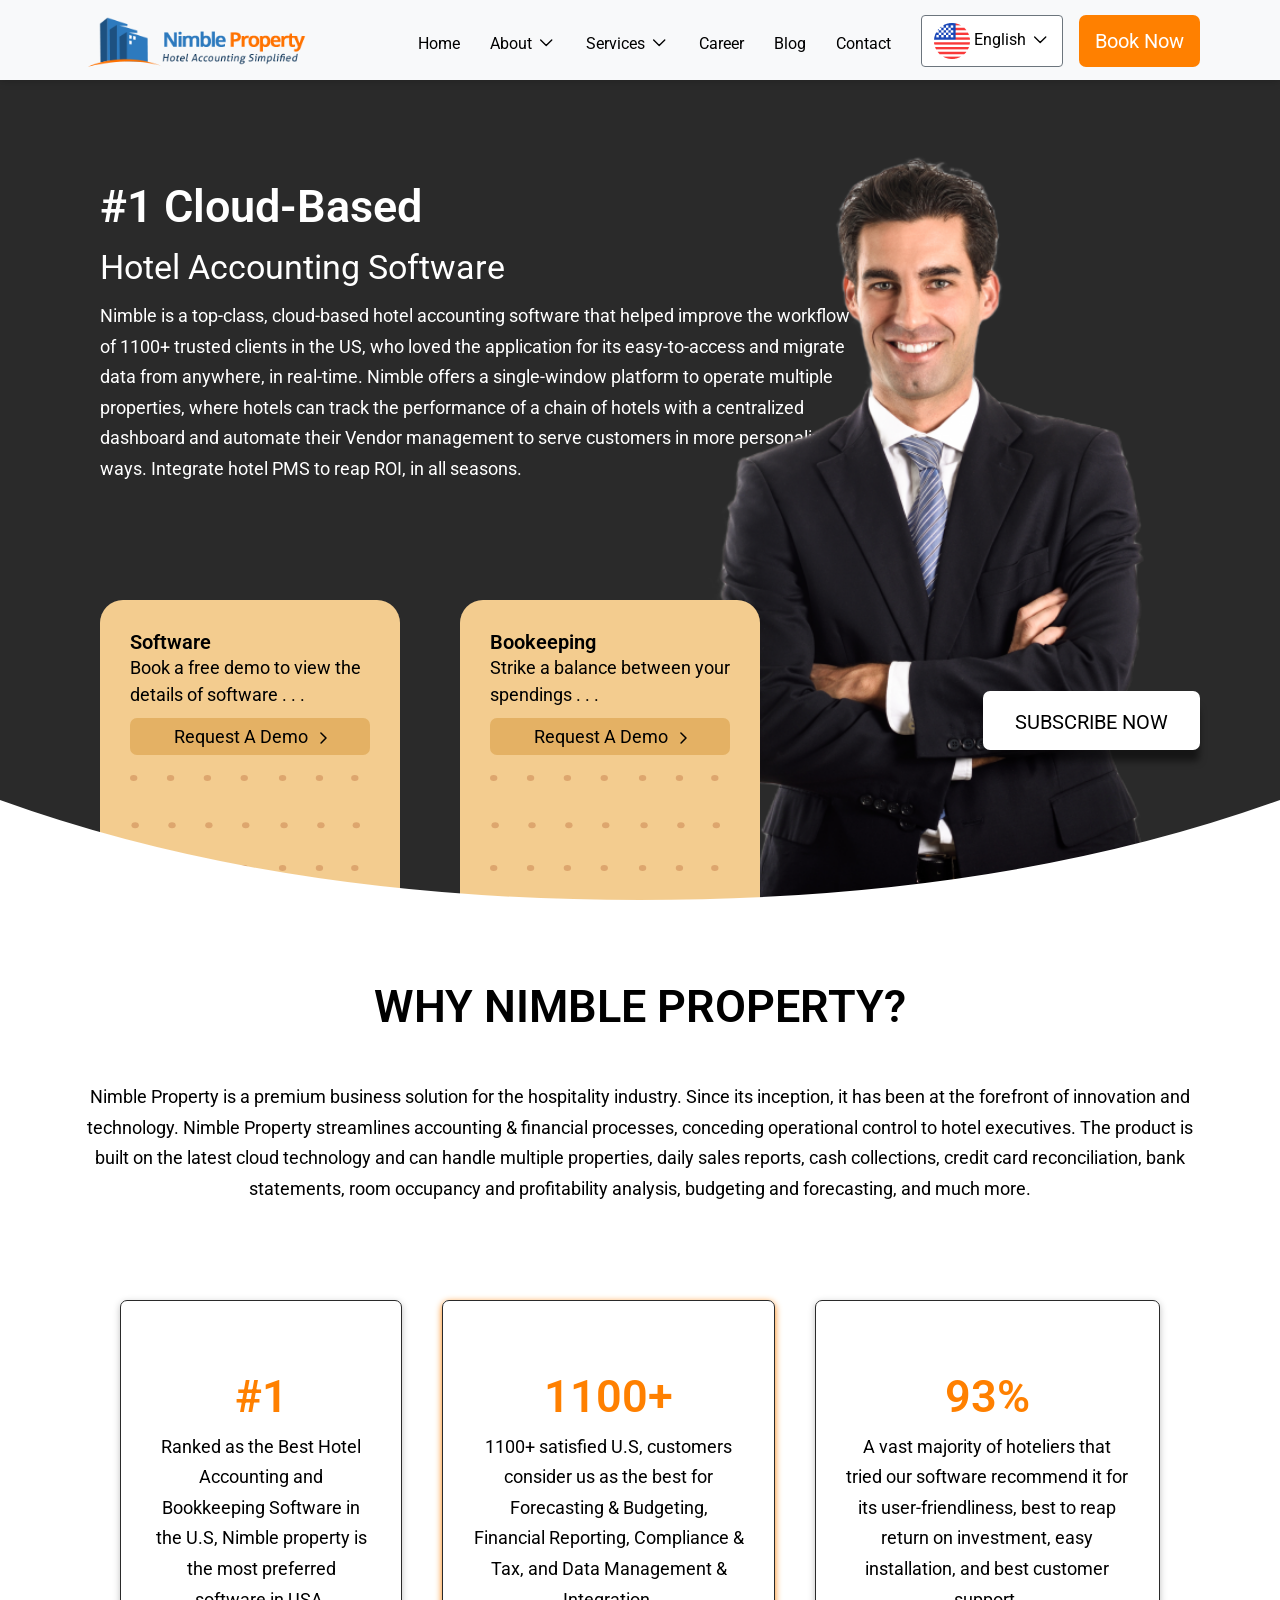
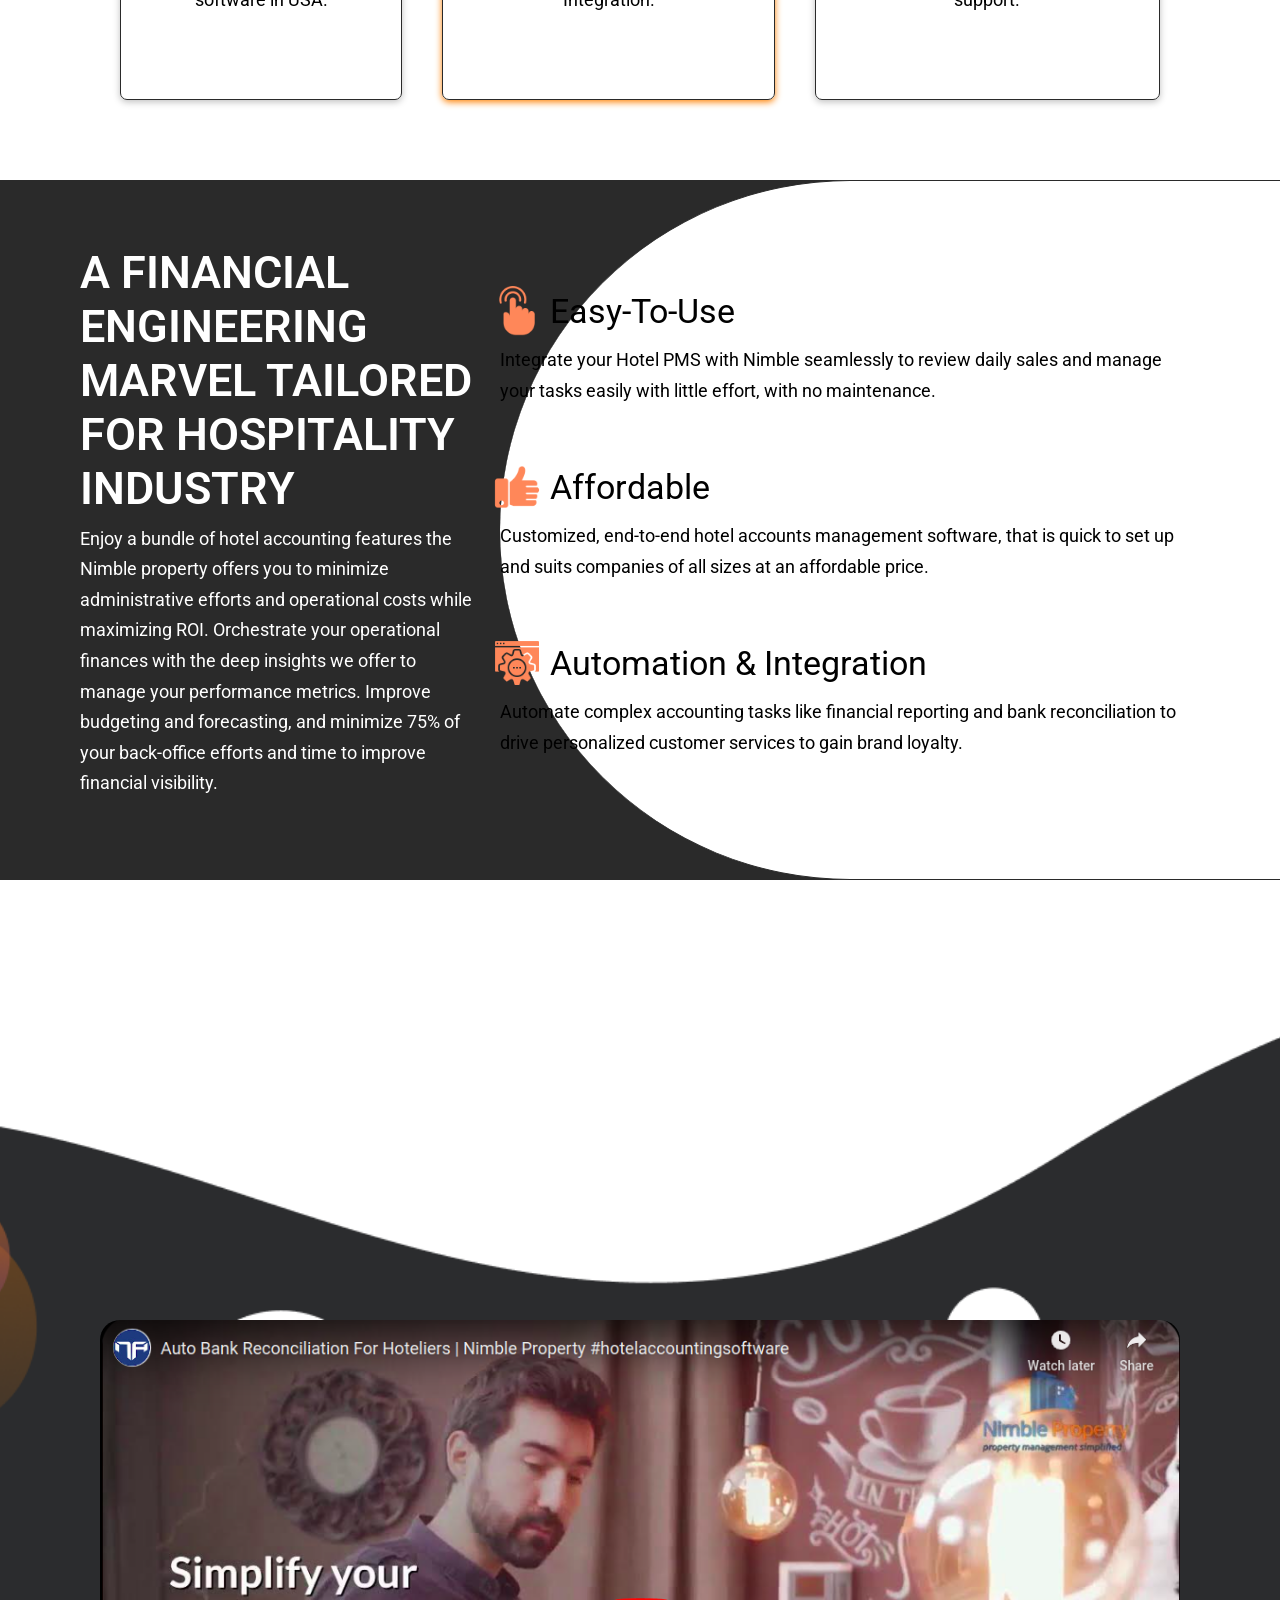
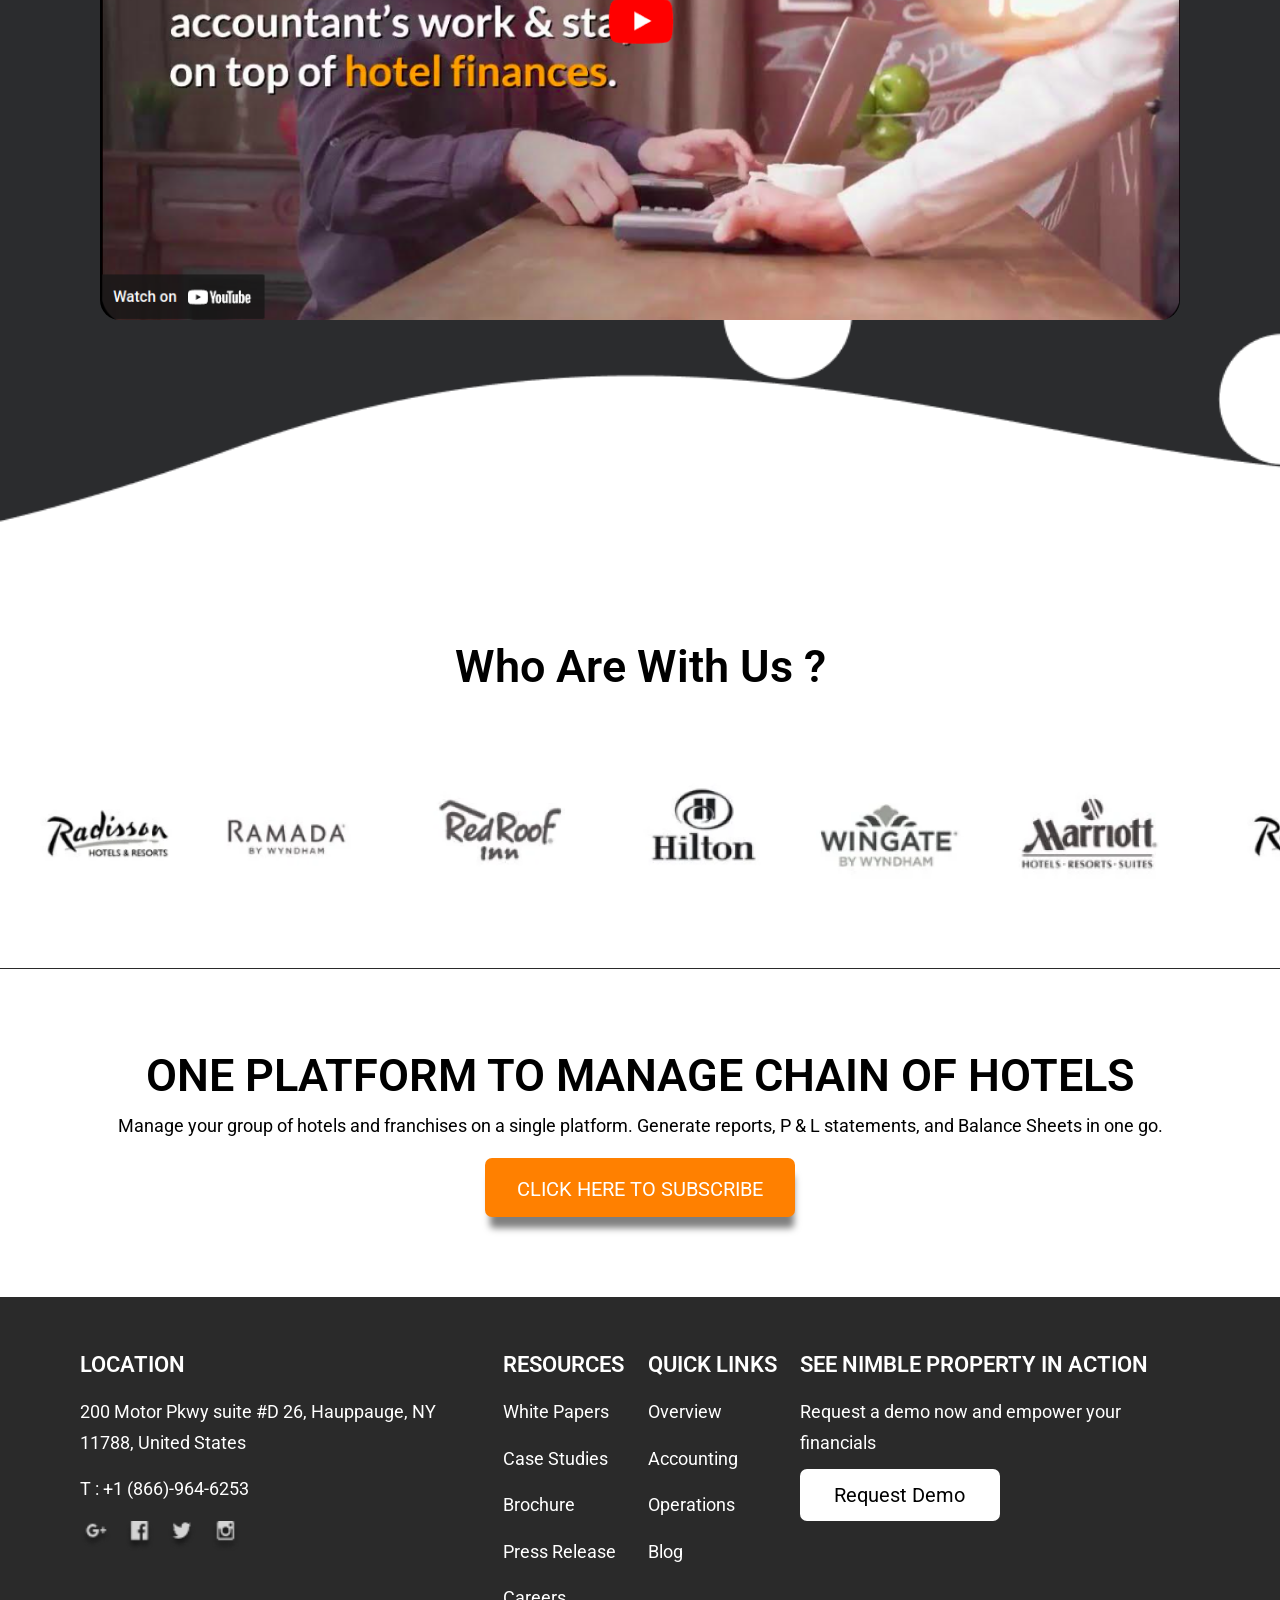
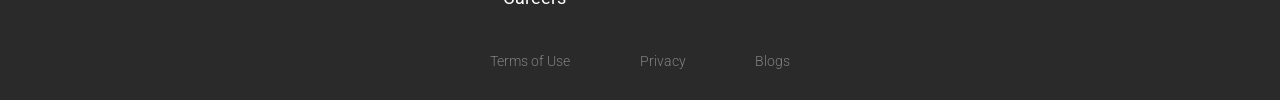
<file: index.html>
<!DOCTYPE html>
<html lang="en">
  <head>
    <meta charset="UTF-8" />
    <meta name="viewport" content="width=device-width, initial-scale=1.0" />
    <title>Document</title>
    <link rel="stylesheet" href="./styles.css" />
    <link
      rel="stylesheet"
      href="https://cdn.jsdelivr.net/npm/bootstrap@4.0.0/dist/css/bootstrap.min.css"
      integrity="sha384-Gn5384xqQ1aoWXA+058RXPxPg6fy4IWvTNh0E263XmFcJlSAwiGgFAW/dAiS6JXm"
      crossorigin="anonymous"
    />
  </head>
  <body>
    <div class="fixed-header">
      <nav class="navbar navbar-light bg-light header-basic">
        <div class="header-left-container">
          <a class="navbar-brand" href="#">
            <img
              src="./assets/nimble_original_logo.png"
              height="60"
              class="d-inline-block align-top"
              alt="nimble logo"
            />
          </a>
        </div>
        <div class="header-right-container">
          <ul class="navbar-nav ml-auto d-flex row-flex">
            <li class="nav-item">
              <a class="nav-link custom-link" href="#">Home</a>
            </li>
            <!-- <li class="nav-item">
              <a class="nav-link custom-link " href="#">About</a>
            </li>
            <li class="nav-item">
              <a class="nav-link custom-link " href="#">Services</a>
            </li> -->
            <li class="nav-item">
              <a class="nav-link custom-link" href="#">
                About
                <img
                  class="nav-icon"
                  src="./assets/Chevron Down.svg"
                  alt="Chevron Down"
                />
                <img
                  class="nav-icon-hover"
                  src="./assets/Chevron Down orange.svg"
                  alt="Chevron Down orange"
                />
              </a>
            </li>
            <li class="nav-item">
              <a class="nav-link custom-link" href="#">
                Services
                <img
                  class="nav-icon"
                  src="./assets/Chevron Down.svg"
                  alt="Chevron Down"
                />
                <img
                  class="nav-icon-hover"
                  src="./assets/Chevron Down orange.svg"
                  alt="Chevron Down orange"
                />
              </a>
            </li>
            <li class="nav-item">
              <a class="nav-link custom-link" href="#">Career</a>
            </li>
            <li class="nav-item">
              <a class="nav-link custom-link" href="#">Blog</a>
            </li>
            <li class="nav-item">
              <a class="nav-link custom-link" href="#">Contact</a>
            </li>
          </ul>
          <div class="dropdown">
            <button class="btn btn-secondary dropdown-btn" type="button">
              <img class="flag-i" src="./assets/Flag.png" alt="Chevron Down" />
              English
              <img
                class="nav-icon"
                src="./assets/Chevron Down.svg"
                alt="Chevron Down"
              />
            </button>
          </div>
          <button class="header-book-btn">Book Now</button>
        </div>
      </nav>
    </div>
    <div class="content-container-a">
      <div class="hero-image">
        <div class="hero-text">
          <h1 class="head-1 text-white">#1 Cloud-Based</h1>
          <!-- <br class="lh-1" /> -->
          <h2 class="sub-head-1 text-white">Hotel Accounting Software</h2>
          <!-- <br class="lh-1" /> -->
          <p class="body-1 text-white" style="z-index: 9998; max-width: 60vw;">
            Nimble is a top-class, cloud-based hotel accounting software that
            helped improve the workflow of 1100+ trusted clients in the US, who
            loved the application for its easy-to-access and migrate data from
            anywhere, in real-time. Nimble offers a single-window platform to
            operate multiple properties, where hotels can track the performance
            of a chain of hotels with a centralized dashboard and automate their
            Vendor management to serve customers in more personalized ways.
            Integrate hotel PMS to reap ROI, in all seasons.
          </p>
        </div>
        <div class="bottom-feed">
          <img
            src="./assets/new-curve.svg"
            class="curve-white"
            alt="curvature"
          />
          <div class="hero-info-card" style="position: absolute; left: 100px">
            <h6 class="card-head">Software</h6>
            <p class="card-info">
              Book a free demo to view the details of software . . .
            </p>
            <button class="card-button">
              Request A Demo &nbsp
              <img
                src="./assets/right-arrow.svg"
                class="right-arrow"
                alt="right arrow"
              />
            </button>
            <img
              src="./assets/circle-frame.svg"
              class="circle-frame"
              alt="circle frame left"
            />
          </div>
          <div class="hero-info-card" style="position: absolute; left: 460px">
            <h6 class="card-head">Bookeeping</h6>
            <p class="card-info">
              Strike a balance between your spendings . . .
            </p>
            <button class="card-button">
              Request A Demo &nbsp
              <img
                src="./assets/right-arrow.svg"
                class="right-arrow"
                alt="right arrow"
              />
            </button>
            <img
              src="./assets/circle-frame.svg"
              class="circle-frame"
              alt="circle frame left"
            />
          </div>
          <div
            style="
              position: absolute;
              right: 80px;
              bottom: 150px;
              z-index: 9990;
            "
          >
            <button class="sub-btn-w">SUBSCRIBE NOW</button>
          </div>
          <div class="host-container" style="position: absolute; right: 80px">
            <img src="./assets/host.png" class="host-img" alt="host-img" />
          </div>
        </div>
      </div>
      <div class="prop-container">
        <h1 class="head-1 text-black">WHY NIMBLE PROPERTY?</h1>
        <p
          class="body-1 text-black"
          style="max-width: 1300px; margin-top: 40px; text-align: center"
        >
          Nimble Property is a premium business solution for the hospitality
          industry. Since its inception, it has been at the forefront of
          innovation and technology. Nimble Property streamlines accounting &
          financial processes, conceding operational control to hotel
          executives. The product is built on the latest cloud technology and
          can handle multiple properties, daily sales reports, cash collections,
          credit card reconciliation, bank statements, room occupancy and
          profitability analysis, budgeting and forecasting, and much more.
        </p>
      </div>
      <div class="card-container">
        <div class="info-card black-shadow">
          <h1 class="head-1 text-orange">#1</h1>
          <p class="body-1 text-black">
            Ranked as the Best Hotel Accounting and Bookkeeping Software in the
            U.S, Nimble property is the most preferred software in USA.
          </p>
        </div>
        <div class="info-card orange-shadow">
          <h1 class="head-1 text-orange">1100+</h1>
          <p class="body-1 text-black">
            1100+ satisfied U.S, customers consider us as the best for
            Forecasting & Budgeting, Financial Reporting, Compliance & Tax, and
            Data Management & Integration.
          </p>
        </div>
        <div class="info-card black-shadow">
          <h1 class="head-1 text-orange">93%</h1>
          <p class="body-1 text-black">
            A vast majority of hoteliers that tried our software recommend it
            for its user-friendliness, best to reap return on investment, easy
            installation, and best customer support.
          </p>
        </div>
      </div>
      <div class="black-slide-container">
        <div class="slide-text-container">
          <h1 class="head-1 text-white">
            A FINANCIAL ENGINEERING MARVEL TAILORED FOR HOSPITALITY INDUSTRY
          </h1>
          <p class="body-1 text-white" style="max-width: 400px">
            Enjoy a bundle of hotel accounting features the Nimble property
            offers you to minimize administrative efforts and operational costs
            while maximizing ROI. Orchestrate your operational finances with the
            deep insights we offer to manage your performance metrics. Improve
            budgeting and forecasting, and minimize 75% of your back-office
            efforts and time to improve financial visibility.
          </p>
        </div>
        <div class="slide-info-container">
          <div class="secondary-card">
            <div class="card-row-con">
              <img src="./assets/easy-use.png" class="icon-i" alt="icon" />
              <h1 class="subtitle-1 text-black">Easy-To-Use</h1>
            </div>
            <p class="body-1 text-black" style="max-width: 700px">
              Integrate your Hotel PMS with Nimble seamlessly to review daily
              sales and manage your tasks easily with little effort, with no
              maintenance.
            </p>
          </div>
          <div class="secondary-card">
            <div class="card-row-con">
              <img src="./assets/price.png" class="icon-i" alt="icon" />
              <h1 class="subtitle-1 text-black">Affordable</h1>
            </div>
            <p class="body-1 text-black" style="max-width: 700px">
              Customized, end-to-end hotel accounts management software, that is
              quick to set up and suits companies of all sizes at an affordable
              price.
            </p>
          </div>
          <div class="secondary-card">
            <div class="card-row-con">
              <img src="./assets/integration.png" class="icon-i" alt="icon" />
              <h1 class="subtitle-1 text-black">Automation & Integration</h1>
            </div>
            <p class="body-1 text-black" style="max-width: 700px">
              Automate complex accounting tasks like financial reporting and
              bank reconciliation to drive personalized customer services to
              gain brand loyalty.
            </p>
          </div>
        </div>
      </div>
      <!-- ......... -->

      <div class="ytube-container">
        <!-- <img src="./assets/ytube-slide.png" class="bg" alt="video-bg" style="z-index: -1;"> -->
        <div class="fin-con">
          <div class="video-con" style="z-index: 30"></div>
        </div>
      </div>
      <!-- <div class="carousel">
        <div class="blog-container">
         
        </div>
        <div class="blog-container">
          
        </div>
        <div class="blog-container">
          
        </div>
       
      </div>
       -->
      <h1
        class="head-1 text-black"
        style="text-align: center; padding: 80px 0px 80px 0px"
      >
        Who Are With Us ?
      </h1>
      <div class="cmp-con">
        <div class="image-container">
          <img src="./assets/image 7.png" alt="Image 1" />
          <img src="./assets/image 8.png" alt="Image 2" />
          <img src="./assets/image 9.png" alt="Image 3" />
          <img src="./assets/image 7.png" alt="Image 1" />
          <img src="./assets/image 8.png" alt="Image 2" />
          <img src="./assets/image 9.png" alt="Image 3" />
          <img src="./assets/image 7.png" alt="Image 1" />
          <img src="./assets/image 8.png" alt="Image 2" />
          <img src="./assets/image 9.png" alt="Image 3" />
          <img src="./assets/image 7.png" alt="Image 1" />
          <img src="./assets/image 8.png" alt="Image 2" />
          <img src="./assets/image 9.png" alt="Image 3" />
          <!-- Add more images as needed -->
        </div>
      </div>
      <div class="platform-con">
        <!-- <div
          class="text-con-2"
          style="display: flex; flex-direction: row; justify-content: center; align-items: center; text-align: center;"
        >
         
        </div> -->
        <h1 class="head-1 text-black">
          ONE PLATFORM TO MANAGE CHAIN OF HOTELS
        </h1>
        <p class="body-1 text-black">
          Manage your group of hotels and franchises on a single platform.
          Generate reports, P & L statements, and Balance Sheets in one go.
        </p>
        <div>
          <button
            class="sub-btn-w text-white"
            style="background-color: #ff8000"
          >
            CLICK HERE TO SUBSCRIBE
          </button>
        </div>
      </div>
      <div class="footer">
        <div class="footer-sub-con">
          <p class="footer-head text-white">LOCATION</p>
          <p class="body-1 text-white">
            200 Motor Pkwy suite #D 26, Hauppauge, NY 11788, United States
          </p>
          <p class="body-1 text-white">T : +1 (866)-964-6253</p>
          <img
            src="./assets/social-media.png"
            class="scl-mda"
            alt="social-media"
          />
        </div>
        <div class="footer-sub-con">
          <p class="footer-head text-white">RESOURCES</p>
          <p class="body-1 text-white">White Papers</p>
          <p class="body-1 text-white">Case Studies</p>
          <p class="body-1 text-white">Brochure</p>
          <p class="body-1 text-white">Press Release</p>
          <p class="body-1 text-white">Careers</p>
        </div>
        <div class="footer-sub-con">
          <p class="footer-head text-white">QUICK LINKS</p>
          <p class="body-1 text-white">Overview</p>
          <p class="body-1 text-white">Accounting</p>
          <p class="body-1 text-white">Operations</p>
          <p class="body-1 text-white">Blog</p>
        </div>
        <div class="footer-sub-con">
          <p class="footer-head text-white">SEE NIMBLE PROPERTY IN ACTION</p>
          <p class="body-1 text-white">
            Request a demo now and empower your financials
          </p>
          <button class="footer-btn text-black">Request Demo</button>
        </div>
      </div>
      <div class="end-card">
        <div
          style="
            display: flex;
            flex-direction: row;
            align-items: center;
            justify-content: space-between;
            width: 300px;
          "
        >
          <p class="end-txt">Terms of Use</p>
          <p class="end-txt">Privacy</p>
          <p class="end-txt">Blogs</p>
        </div>

        <!-- <p class="end-txt" >Designed by Asish_Kalintha</p> -->
      </div>
    </div>
  </body>
</html>
</file>
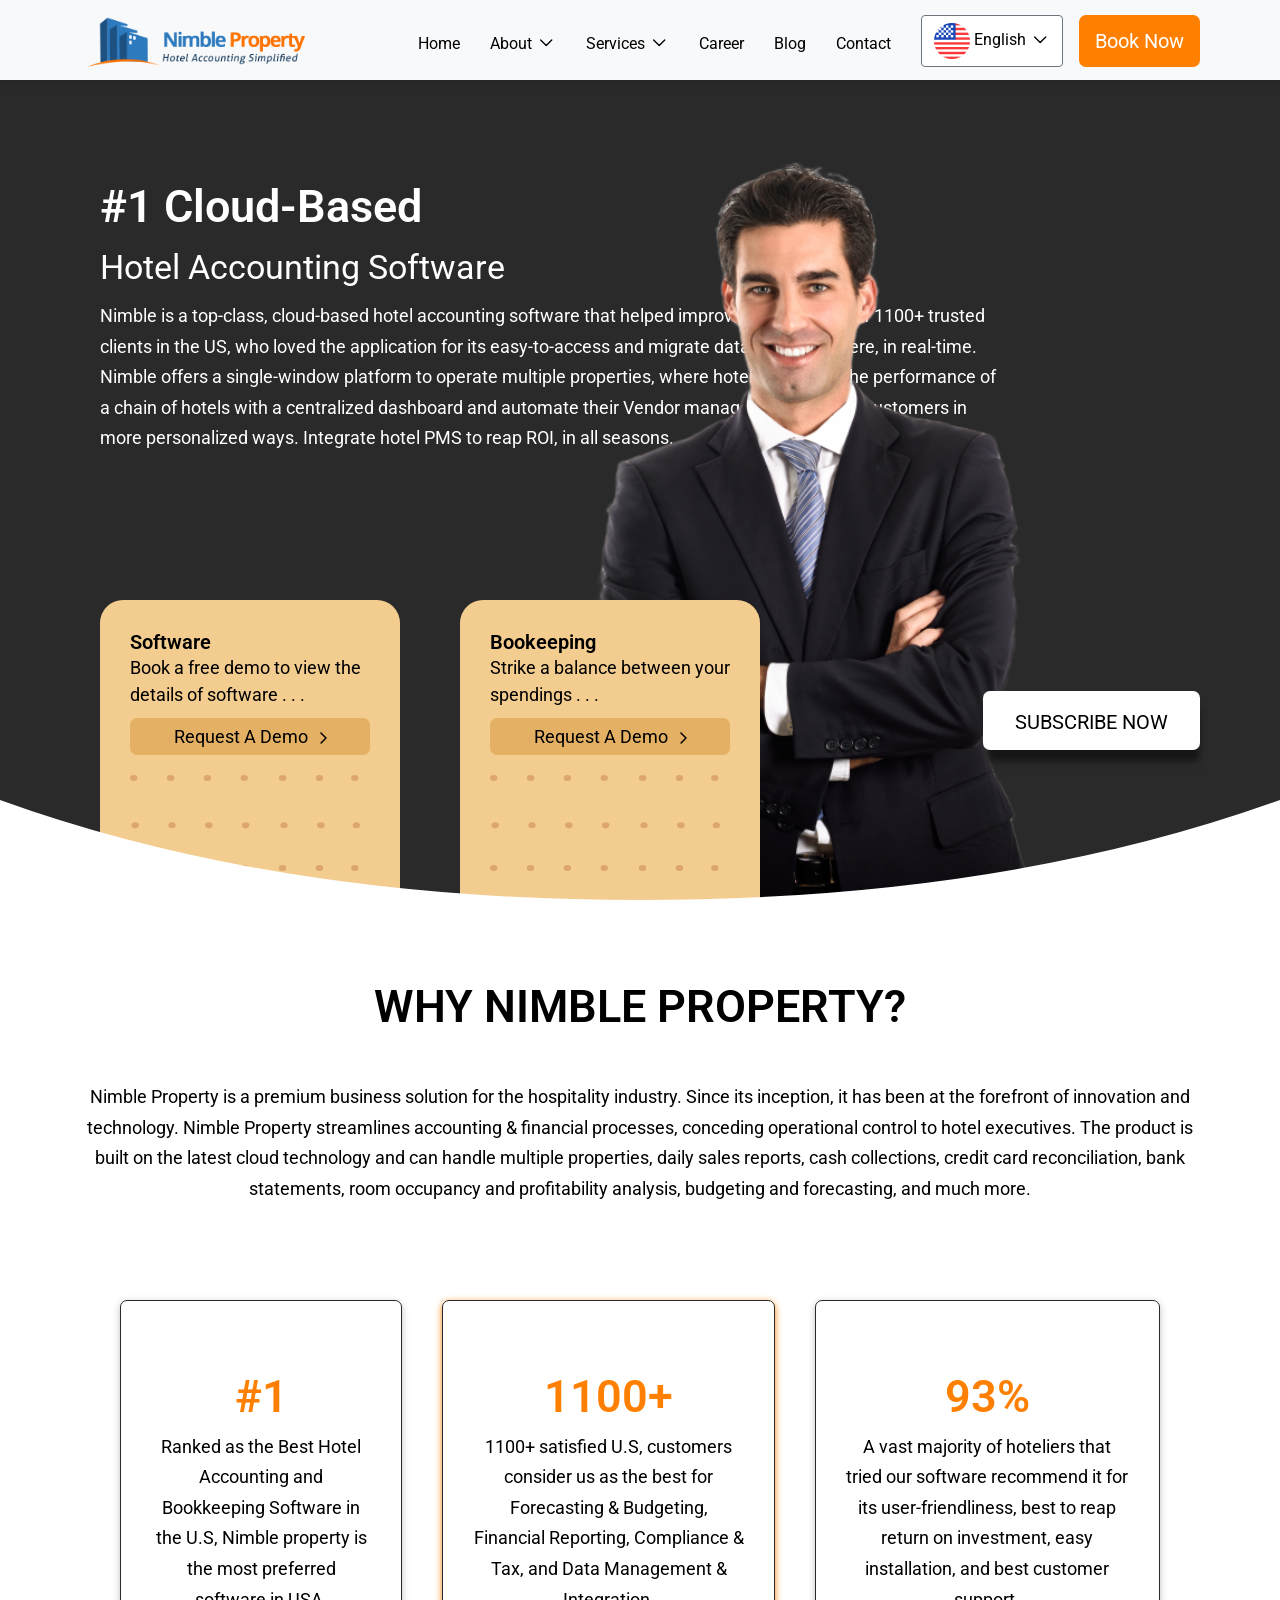
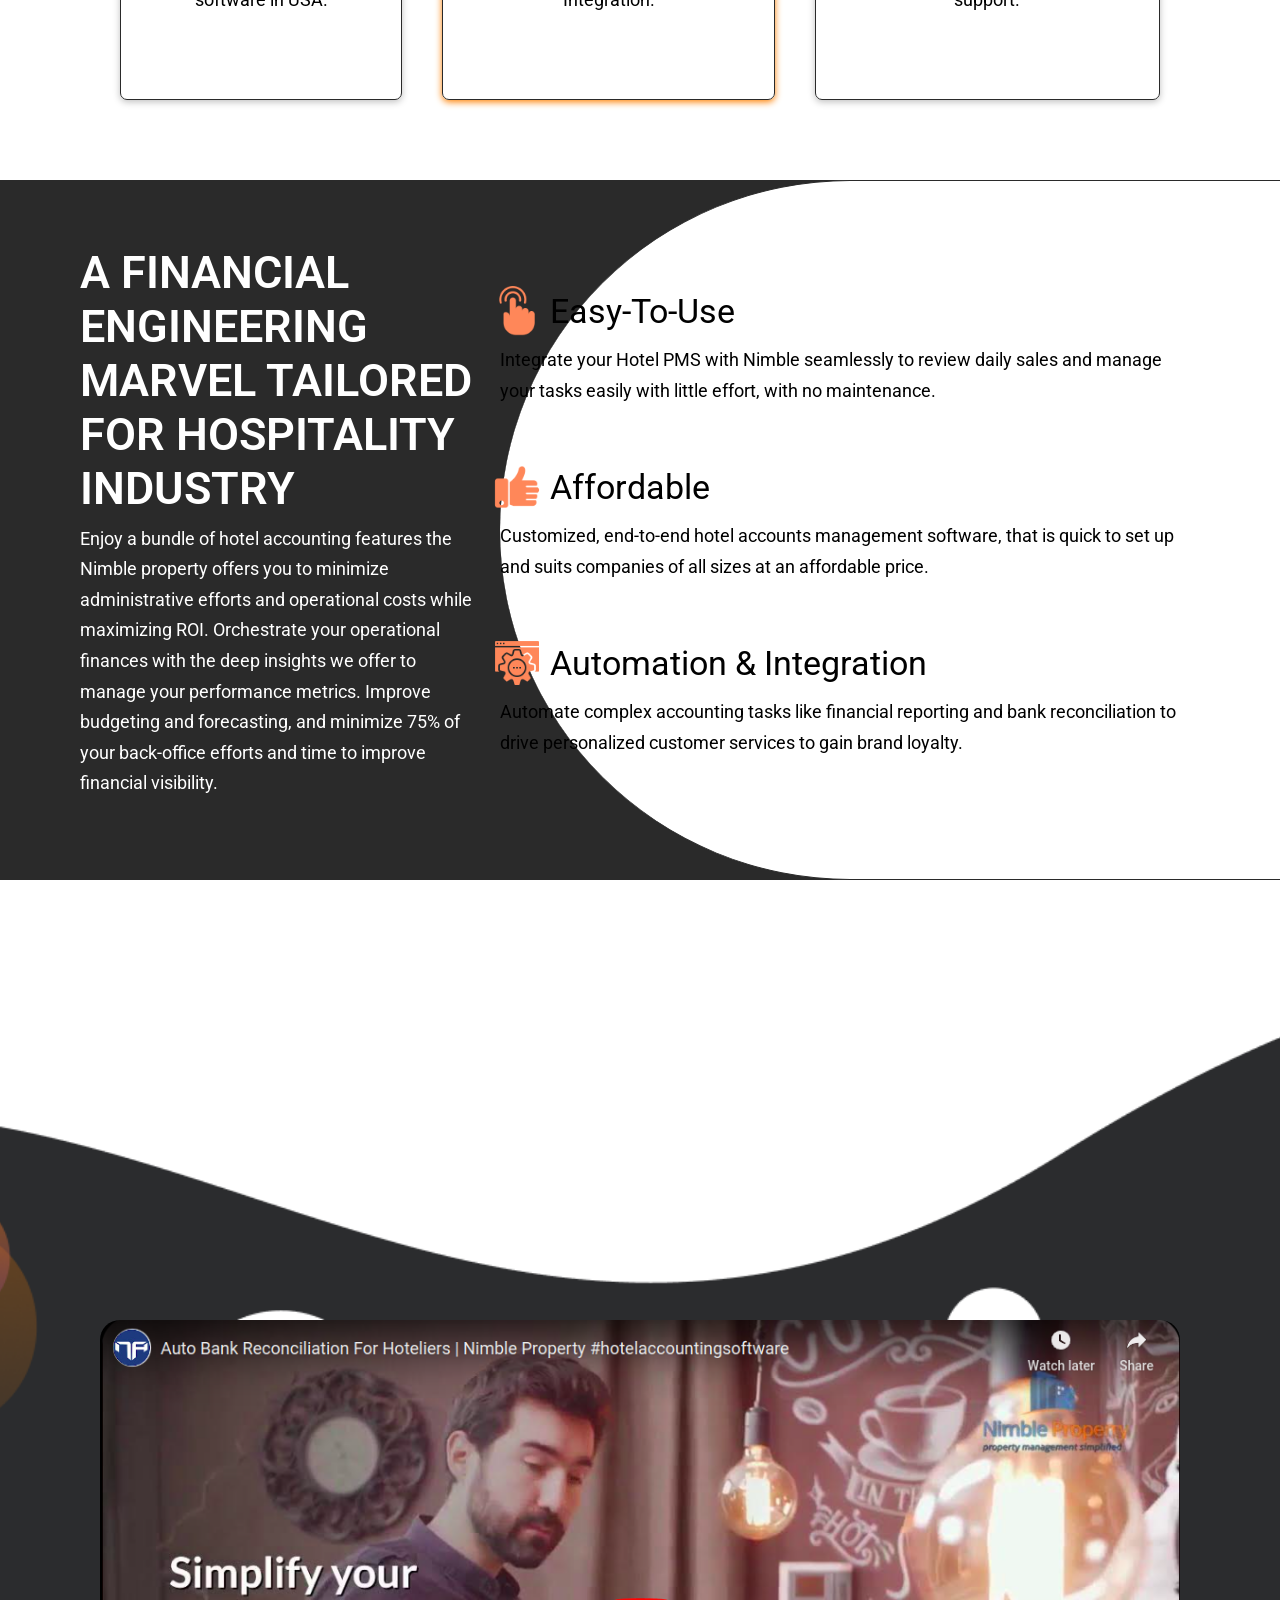
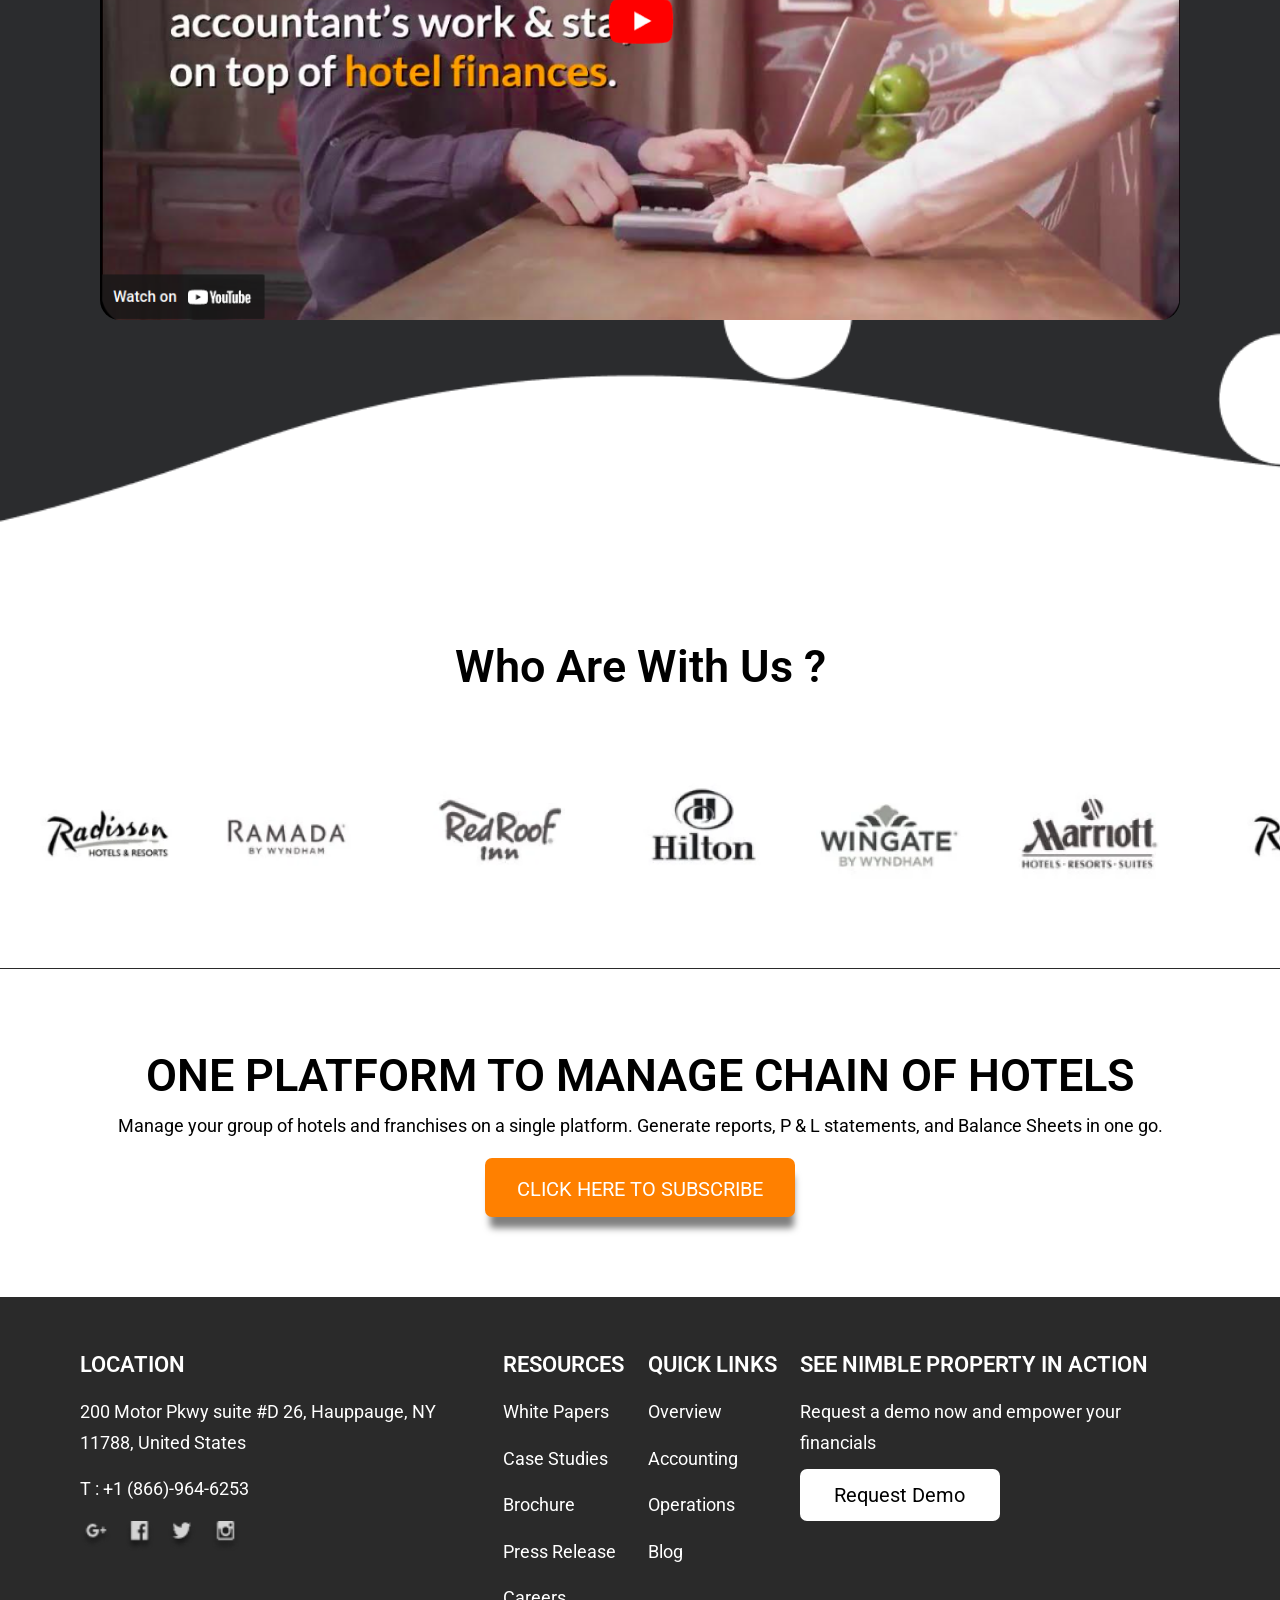
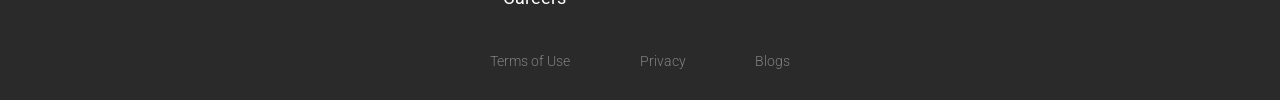
<file: nimble/index.html>
<!DOCTYPE html>
<html lang="en">
  <head>
    <meta charset="UTF-8" />
    <meta name="viewport" content="width=device-width, initial-scale=1.0" />
    <title>Document</title>
    <link rel="stylesheet" href="./styles.css" />
    <link
      rel="stylesheet"
      href="https://cdn.jsdelivr.net/npm/bootstrap@4.0.0/dist/css/bootstrap.min.css"
      integrity="sha384-Gn5384xqQ1aoWXA+058RXPxPg6fy4IWvTNh0E263XmFcJlSAwiGgFAW/dAiS6JXm"
      crossorigin="anonymous"
    />
  </head>
  <body>
    <div class="fixed-header">
      <nav class="navbar navbar-light bg-light header-basic">
        <div class="header-left-container">
          <a class="navbar-brand" href="#">
            <img
              src="./assets/nimble_original_logo.png"
              height="60"
              class="d-inline-block align-top"
              alt="nimble logo"
            />
          </a>
        </div>
        <div class="header-right-container">
          <ul class="navbar-nav ml-auto d-flex row-flex">
            <li class="nav-item">
              <a class="nav-link custom-link" href="#">Home</a>
            </li>
            <!-- <li class="nav-item">
              <a class="nav-link custom-link " href="#">About</a>
            </li>
            <li class="nav-item">
              <a class="nav-link custom-link " href="#">Services</a>
            </li> -->
            <li class="nav-item">
              <a class="nav-link custom-link" href="#">
                About
                <img
                  class="nav-icon"
                  src="./assets/Chevron Down.svg"
                  alt="Chevron Down"
                />
                <img
                  class="nav-icon-hover"
                  src="./assets/Chevron Down orange.svg"
                  alt="Chevron Down orange"
                />
              </a>
            </li>
            <li class="nav-item">
              <a class="nav-link custom-link" href="#">
                Services
                <img
                  class="nav-icon"
                  src="./assets/Chevron Down.svg"
                  alt="Chevron Down"
                />
                <img
                  class="nav-icon-hover"
                  src="./assets/Chevron Down orange.svg"
                  alt="Chevron Down orange"
                />
              </a>
            </li>
            <li class="nav-item">
              <a class="nav-link custom-link" href="#">Career</a>
            </li>
            <li class="nav-item">
              <a class="nav-link custom-link" href="#">Blog</a>
            </li>
            <li class="nav-item">
              <a class="nav-link custom-link" href="#">Contact</a>
            </li>
          </ul>
          <div class="dropdown">
            <button class="btn btn-secondary dropdown-btn" type="button">
              <img class="flag-i" src="./assets/Flag.png" alt="Chevron Down" />
              English
              <img
                class="nav-icon"
                src="./assets/Chevron Down.svg"
                alt="Chevron Down"
              />
            </button>
          </div>
          <button class="header-book-btn">Book Now</button>
        </div>
      </nav>
    </div>
    <div class="content-container-a">
      <div class="hero-image">
        <div class="hero-text">
          <h1 class="head-1 text-white">#1 Cloud-Based</h1>
          <!-- <br class="lh-1" /> -->
          <h2 class="sub-head-1 text-white">Hotel Accounting Software</h2>
          <!-- <br class="lh-1" /> -->
          <p class="body-1 text-white">
            Nimble is a top-class, cloud-based hotel accounting software that
            helped improve the workflow of 1100+ trusted clients in the US, who
            loved the application for its easy-to-access and migrate data from
            anywhere, in real-time. Nimble offers a single-window platform to
            operate multiple properties, where hotels can track the performance
            of a chain of hotels with a centralized dashboard and automate their
            Vendor management to serve customers in more personalized ways.
            Integrate hotel PMS to reap ROI, in all seasons.
          </p>
        </div>
        <div class="bottom-feed">
          <img
            src="./assets/new-curve.svg"
            class="curve-white"
            alt="curvature"
          />
          <div class="hero-info-card" style="position: absolute; left: 100px">
            <h6 class="card-head">Software</h6>
            <p class="card-info">
              Book a free demo to view the details of software . . .
            </p>
            <button class="card-button">
              Request A Demo &nbsp
              <img
                src="./assets/right-arrow.svg"
                class="right-arrow"
                alt="right arrow"
              />
            </button>
            <img
              src="./assets/circle-frame.svg"
              class="circle-frame"
              alt="circle frame left"
            />
          </div>
          <div class="hero-info-card" style="position: absolute; left: 460px">
            <h6 class="card-head">Bookeeping</h6>
            <p class="card-info">
              Strike a balance between your spendings . . .
            </p>
            <button class="card-button">
              Request A Demo &nbsp
              <img
                src="./assets/right-arrow.svg"
                class="right-arrow"
                alt="right arrow"
              />
            </button>
            <img
              src="./assets/circle-frame.svg"
              class="circle-frame"
              alt="circle frame left"
            />
          </div>
          <div
            style="
              position: absolute;
              right: 80px;
              bottom: 150px;
              z-index: 9990;
            "
          >
            <button class="sub-btn-w">SUBSCRIBE NOW</button>
          </div>
          <div class="host-container" style="position: absolute; right: 200px">
            <img src="./assets/host.png" class="host-img" alt="host-img" />
          </div>
        </div>
      </div>
      <div class="prop-container">
        <h1 class="head-1 text-black">WHY NIMBLE PROPERTY?</h1>
        <p
          class="body-1 text-black"
          style="max-width: 1300px; margin-top: 40px; text-align: center"
        >
          Nimble Property is a premium business solution for the hospitality
          industry. Since its inception, it has been at the forefront of
          innovation and technology. Nimble Property streamlines accounting &
          financial processes, conceding operational control to hotel
          executives. The product is built on the latest cloud technology and
          can handle multiple properties, daily sales reports, cash collections,
          credit card reconciliation, bank statements, room occupancy and
          profitability analysis, budgeting and forecasting, and much more.
        </p>
      </div>
      <div class="card-container">
        <div class="info-card black-shadow">
          <h1 class="head-1 text-orange">#1</h1>
          <p class="body-1 text-black">
            Ranked as the Best Hotel Accounting and Bookkeeping Software in the
            U.S, Nimble property is the most preferred software in USA.
          </p>
        </div>
        <div class="info-card orange-shadow">
          <h1 class="head-1 text-orange">1100+</h1>
          <p class="body-1 text-black">
            1100+ satisfied U.S, customers consider us as the best for
            Forecasting & Budgeting, Financial Reporting, Compliance & Tax, and
            Data Management & Integration.
          </p>
        </div>
        <div class="info-card black-shadow">
          <h1 class="head-1 text-orange">93%</h1>
          <p class="body-1 text-black">
            A vast majority of hoteliers that tried our software recommend it
            for its user-friendliness, best to reap return on investment, easy
            installation, and best customer support.
          </p>
        </div>
      </div>
      <div class="black-slide-container">
        <div class="slide-text-container">
          <h1 class="head-1 text-white">
            A FINANCIAL ENGINEERING MARVEL TAILORED FOR HOSPITALITY INDUSTRY
          </h1>
          <p class="body-1 text-white" style="max-width: 400px">
            Enjoy a bundle of hotel accounting features the Nimble property
            offers you to minimize administrative efforts and operational costs
            while maximizing ROI. Orchestrate your operational finances with the
            deep insights we offer to manage your performance metrics. Improve
            budgeting and forecasting, and minimize 75% of your back-office
            efforts and time to improve financial visibility.
          </p>
        </div>
        <div class="slide-info-container">
          <div class="secondary-card">
            <div class="card-row-con">
              <img src="./assets/easy-use.png" class="icon-i" alt="icon" />
              <h1 class="subtitle-1 text-black">Easy-To-Use</h1>
            </div>
            <p class="body-1 text-black" style="max-width: 700px">
              Integrate your Hotel PMS with Nimble seamlessly to review daily
              sales and manage your tasks easily with little effort, with no
              maintenance.
            </p>
          </div>
          <div class="secondary-card">
            <div class="card-row-con">
              <img src="./assets/price.png" class="icon-i" alt="icon" />
              <h1 class="subtitle-1 text-black">Affordable</h1>
            </div>
            <p class="body-1 text-black" style="max-width: 700px">
              Customized, end-to-end hotel accounts management software, that is
              quick to set up and suits companies of all sizes at an affordable
              price.
            </p>
          </div>
          <div class="secondary-card">
            <div class="card-row-con">
              <img src="./assets/integration.png" class="icon-i" alt="icon" />
              <h1 class="subtitle-1 text-black">Automation & Integration</h1>
            </div>
            <p class="body-1 text-black" style="max-width: 700px">
              Automate complex accounting tasks like financial reporting and
              bank reconciliation to drive personalized customer services to
              gain brand loyalty.
            </p>
          </div>
        </div>
      </div>
      <!-- ......... -->

      <div class="ytube-container">
        <!-- <img src="./assets/ytube-slide.png" class="bg" alt="video-bg" style="z-index: -1;"> -->
        <div class="fin-con">
          <div class="video-con" style="z-index: 30"></div>
        </div>
      </div>
      <!-- <div class="carousel">
        <div class="blog-container">
         
        </div>
        <div class="blog-container">
          
        </div>
        <div class="blog-container">
          
        </div>
       
      </div>
       -->
      <h1
        class="head-1 text-black"
        style="text-align: center; padding: 80px 0px 80px 0px"
      >
        Who Are With Us ?
      </h1>
      <div class="cmp-con">
        <div class="image-container">
          <img src="./assets/image 7.png" alt="Image 1" />
          <img src="./assets/image 8.png" alt="Image 2" />
          <img src="./assets/image 9.png" alt="Image 3" />
          <img src="./assets/image 7.png" alt="Image 1" />
          <img src="./assets/image 8.png" alt="Image 2" />
          <img src="./assets/image 9.png" alt="Image 3" />
          <img src="./assets/image 7.png" alt="Image 1" />
          <img src="./assets/image 8.png" alt="Image 2" />
          <img src="./assets/image 9.png" alt="Image 3" />
          <img src="./assets/image 7.png" alt="Image 1" />
          <img src="./assets/image 8.png" alt="Image 2" />
          <img src="./assets/image 9.png" alt="Image 3" />
          <!-- Add more images as needed -->
        </div>
      </div>
      <div class="platform-con">
        <!-- <div
          class="text-con-2"
          style="display: flex; flex-direction: row; justify-content: center; align-items: center; text-align: center;"
        >
         
        </div> -->
        <h1 class="head-1 text-black">
          ONE PLATFORM TO MANAGE CHAIN OF HOTELS
        </h1>
        <p class="body-1 text-black">
          Manage your group of hotels and franchises on a single platform.
          Generate reports, P & L statements, and Balance Sheets in one go.
        </p>
        <div>
          <button
            class="sub-btn-w text-white"
            style="background-color: #ff8000"
          >
            CLICK HERE TO SUBSCRIBE
          </button>
        </div>
      </div>
      <div class="footer">
        <div class="footer-sub-con">
          <p class="footer-head text-white">LOCATION</p>
          <p class="body-1 text-white">
            200 Motor Pkwy suite #D 26, Hauppauge, NY 11788, United States
          </p>
          <p class="body-1 text-white">T : +1 (866)-964-6253</p>
          <img
            src="./assets/social-media.png"
            class="scl-mda"
            alt="social-media"
          />
        </div>
        <div class="footer-sub-con">
          <p class="footer-head text-white">RESOURCES</p>
          <p class="body-1 text-white">White Papers</p>
          <p class="body-1 text-white">Case Studies</p>
          <p class="body-1 text-white">Brochure</p>
          <p class="body-1 text-white">Press Release</p>
          <p class="body-1 text-white">Careers</p>
        </div>
        <div class="footer-sub-con">
          <p class="footer-head text-white">QUICK LINKS</p>
          <p class="body-1 text-white">Overview</p>
          <p class="body-1 text-white">Accounting</p>
          <p class="body-1 text-white">Operations</p>
          <p class="body-1 text-white">Blog</p>
        </div>
        <div class="footer-sub-con">
          <p class="footer-head text-white">SEE NIMBLE PROPERTY IN ACTION</p>
          <p class="body-1 text-white">
            Request a demo now and empower your financials
          </p>
          <button class="footer-btn text-black">Request Demo</button>
        </div>
      </div>
      <div class="end-card">
        <div
          style="
            display: flex;
            flex-direction: row;
            align-items: center;
            justify-content: space-between;
            width: 300px;
          "
        >
          <p class="end-txt">Terms of Use</p>
          <p class="end-txt">Privacy</p>
          <p class="end-txt">Blogs</p>
        </div>

        <!-- <p class="end-txt" >Designed by Asish_Kalintha</p> -->
      </div>
    </div>
  </body>
</html>
</file>
<file: styles.css>
@import url("https://fonts.googleapis.com/css2?family=Bree+Serif&family=Caveat:wght@400;700&family=Lobster&family=Monoton&family=Open+Sans:ital,wght@0,400;0,700;1,400;1,700&family=Playfair+Display+SC:ital,wght@0,400;0,700;1,700&family=Playfair+Display:ital,wght@0,400;0,700;1,700&family=Roboto:ital,wght@0,400;0,700;1,400;1,700&family=Source+Sans+Pro:ital,wght@0,400;0,700;1,700&family=Work+Sans:ital,wght@0,400;0,700;1,700&display=swap");

.header-basic {
  background: #ffffff;
  height: 80px;
  box-shadow: 0px 0px 9px rgba(0, 0, 0, 0.25);
  padding-right: 80px !important;
  padding-left: 80px !important;
}

.header-left-container {
  display: flex;
  justify-content: left;
  flex-direction: row;
  width: 30%;
}

.row-flex {
  display: flex;
  flex-direction: row !important;
  margin-top: 4px;
}

.header-right-container {
  display: flex;
  justify-content: flex-end;
  flex-direction: row;
  height: auto;
  width: 70%;
}

.custom-link {
  text-align: center;
  color: #000000 !important;
  margin-right: 30px !important;
}

.nav-icon {
  width: 20px;
  height: 20px;
  margin-top: -2px;
  vertical-align: middle;
}
.nav-icon-hover {
  width: 20px;
  height: 20px;
  margin-top: -2px;
  vertical-align: middle;
  display: none;
}

.nav-link:hover .nav-icon {
  display: none;
}

.nav-link:hover .nav-icon-hover {
  display: inline-block;
}

.nav-link:hover,
.nav-link:focus {
  color: #ff8000 !important;
}

.header-book-btn {
  height: 52px;
  margin-left: 16px;
  background-color: #ff8000;
  font-size: 20px;
  vertical-align: middle;
  border-radius: 7px;
  border-style: none;
  color: white;
  padding: 0px 16px;
  margin-top: -5px;
}

.flag-i {
  width: 36px;
  height: 36px;
}

.dropdown-btn {
  border-radius: 7px;
  border: 1px solid #eff0f7;
  height: 52px;
  background-color: #ffffff !important;
  color: black !important;
  margin-top: -5px;
}

body {
  margin: 0;
  padding: 0;
}

.fixed-header {
  position: fixed;
  top: 0;
  left: 0;
  width: 100%;
  z-index: 9999;
}

.content-container-a {
  margin-top: 80px;
  display: flex;
  flex-direction: column;
}

.hero-image {
  background-color: #2a2a2a;
  width: 100%;
  min-height: calc(100vh - 80px) !important;
  /* padding: 0px 80px; */
  position: relative;
  overflow: hidden;
  flex: 1;
  /* border-radius: 100px; */
  border-style: none;
}

/* .hero-image::after {
  position: absolute;
  bottom: 0;
  left: 0;
  width: 100%;
  height: 100px;
  background-color: #f0f0f0;
  transform: translateY(50%);
  border-radius: 50%;
  z-index: 9998;
} */

.curve-white {
  width: 100vw;
  z-index: 9997;
}

.bottom-feed {
  position: absolute;
  bottom: 0;
  display: flex;
  justify-content: flex-end;
  align-items: flex-end;
  width: 100%;
}

.hero-info-card {
  position: absolute;
  width: 300px;
  height: 300px;
  background-color: #f3cc8f;
  border-radius: 23px 23px 0px 0px;
  z-index: 9990;
  border-style: none;
  display: flex;
  flex-direction: column;
}

.card-head {
  font-weight: 600;
  color: black;
  font-size: 20px;
  margin: 30px 0px 0px 30px;
}

.card-info {
  color: black;
  font-size: 18px;
  margin: 0px 30px;
}

.circle-frame {
  margin-left: 30px;
  margin-top: 20px;
  width: 230px;
}

.card-button {
  color: #000000;
  background-color: #e4b164;
  border-radius: 7px;
  border-style: none;
  font-size: 18px;
  padding: 5px 0px;
  margin: 10px 30px 0px 30px;
}

.hero-text {
  margin: 100px 0px 0px 100px;
  max-width: 900px;
}

.head-1 {
  font-size: 45px;
  font-weight: 600;
  /* line-height: 2em !important; */
}

.sub-head-1 {
  font-size: 34px;
  font-weight: 400;
  line-height: 1.5em !important;
}

.subtitle-1 {
  font-size: 34px;
  font-weight: 400;
  line-height: 1.5em !important;
}

.body-1 {
  font-size: 18px;
  font-weight: 400 !important;
  line-height: 1.7em !important;
}

.text-white {
  color: #fff;
}

.text-orange {
  color: #ff8000;
}

.text-black {
  color: #000;
}

.host-container {
  max-width: 600px;
}

.host-img {
  height: 85vh;
}

.sub-btn-w {
  height: 59px;
  padding: 16px 32px;
  background: #ffffff;
  box-shadow: 2px 14px 7px -3px rgba(0, 0, 0, 0.5);
  border-radius: 7px;
  color: black;
  font-size: 20px;
  border-style: none;
}

.prop-container {
  display: flex;
  flex-direction: column;
  padding: 80px 80px 0px 80px;
  justify-content: center;
  align-items: center;
}

.card-container {
  display: flex;
  flex-direction: row;
  padding: 80px 100px;
  justify-content: space-between;
  align-items: center;
  /* max-width: 1800px; */
  /* margin: 0px auto; */
}

.info-card {
  padding: 100px 30px;
  border: 0.3px solid #2a2a2a;
  border-radius: 7px;
  text-align: center;
  max-width: 360px;
  height: 400px;
  margin: 0px 20px;
  justify-content: center;
  align-items: center;
  display: flex;
  flex-direction: column;
}
.black-shadow {
  box-shadow: 0px 2px 7px rgba(0, 0, 0, 0.25);
}
.orange-shadow {
  box-shadow: 0px 2px 7px #ff8000;
}

.black-slide-container {
  background-color: #2a2a2a;
  min-height: 700px;
  width: 100%;
  margin-bottom: 80px;
  padding-left: 80px;
  display: flex;
  flex-direction: row;
}

.slide-text-container {
  width: 35%;
  height: 700px;
  display: flex;
  flex-direction: column;
  justify-content: center;
}
.slide-info-container {
  width: 65%;
  height: 700px;
  background-color: #fff;
  border-top-left-radius: 500px;
  border-bottom-left-radius: 500px;
  padding-right: 80px;
  border-top: 0.3px solid #2a2a2a;
  border-bottom: 0.3px solid #2a2a2a;
  display: flex;
  flex-direction: column;
  justify-content: center;
  align-items: flex-end;
  padding-right: 100px;
}

.card-row-con {
  display: flex;
  flex-direction: row;
  /* align-items:end */
  justify-content: flex-start;
}

.icon-i {
  height: 50px;
  /* margin-top: 8px !important; */
  margin-right: 8px;
  margin-left: -8px;
}
.secondary-card {
  margin: 20px 0px;
}

.text-con-2 {
  max-width: 800px;
}

.platform-con {
  width: 100%;
  padding: 80px;
  display: flex;
  flex-direction: column;
  justify-content: center;
  align-items: center;
  border-top: 0.3px solid #2a2a2a;
  border-bottom: 0.3px solid #2a2a2a;
}

.footer {
  height: 350px;
  width: 100%;
  background-color: #2a2a2a;
  padding: 50px 80px;
  display: flex;
  flex-direction: row;
  justify-content: space-between;
  align-items: flex-start;
}

.footer-sub-con {
  display: flex;
  flex-direction: column;
  max-width: 400px;
}

.footer-head {
  font-size: 22px;
  font-weight: 600;
}

.footer-body {
  font-size: 14px;
  font-weight: 300 !important;
  line-height: 1.7em !important;
}

/* p {
  white-space: pre-wrap;
} */

.footer-btn {
  height: 52px;
  background-color: #fff;
  font-size: 20px;
  vertical-align: middle;
  border-radius: 7px;
  border-style: none;
  padding: 0px 16px;
  margin-top: -5px;
  width: 200px;
}

.scl-mda {
  height: 30px;
  width: 160px;
}

.end-card {
  width: 100%;
  background-color: #2a2a2a;
  padding: 2px 80px 10px 80px;
  display: flex;
  flex-direction: column;
  justify-content: space-between;
  align-items: center;
  text-align: center;
}

.end-txt {
  font-size: 14px;
  font-weight: 300 !important;
  line-height: 1.7em !important;
  color: grey;
}

.cmp-con {
  width: 100%;
  padding: auto 80px;
  overflow: hidden;
  margin-bottom: 80px;
}

.image-container {
  display: flex;
  animation: scroll 10s linear infinite;
}

@keyframes scroll {
  0% {
    transform: translateX(0%);
  }
  100% {
    transform: translateX(-100%);
  }
}

.image-container img {
  width: 100%;
  height: auto;
}

.ytube-container {
  width: 100%;
  height: 1200px;
  background-image: url("./assets/ytube-slide.png");
  background-size: cover;
  background-position: center;
  background-repeat: no-repeat;
  padding-top: 360px;
}
.video-con {
  background-image: url("./assets/video.png");
  background-size: cover;
  background-position: center;
  background-repeat: no-repeat;
  width: 1080px;
  height: 600px;
  border-radius: 20px;
  border-style: none;
}

.bg {
  width: 100%;
  /* z-index: -1; */
}

.fin-con {
  display: flex;
  justify-content: center;
  align-items: center;
}

.carousel {
  overflow-x: scroll;
  scroll-snap-type: x mandatory;
  width: 100%;
  white-space: nowrap;
}

.blog-container {
  display: inline-block;
  width: 500px;
  height: 200px;
  background-color: #000000;
  margin: 20px;
  scroll-snap-align: start;
}
</file>
<file: nimble/styles.css>
@import url("https://fonts.googleapis.com/css2?family=Bree+Serif&family=Caveat:wght@400;700&family=Lobster&family=Monoton&family=Open+Sans:ital,wght@0,400;0,700;1,400;1,700&family=Playfair+Display+SC:ital,wght@0,400;0,700;1,700&family=Playfair+Display:ital,wght@0,400;0,700;1,700&family=Roboto:ital,wght@0,400;0,700;1,400;1,700&family=Source+Sans+Pro:ital,wght@0,400;0,700;1,700&family=Work+Sans:ital,wght@0,400;0,700;1,700&display=swap");

.header-basic {
  background: #ffffff;
  height: 80px;
  box-shadow: 0px 0px 9px rgba(0, 0, 0, 0.25);
  padding-right: 80px !important;
  padding-left: 80px !important;
}

.header-left-container {
  display: flex;
  justify-content: left;
  flex-direction: row;
  width: 30%;
}

.row-flex {
  display: flex;
  flex-direction: row !important;
  margin-top: 4px;
}

.header-right-container {
  display: flex;
  justify-content: flex-end;
  flex-direction: row;
  height: auto;
  width: 70%;
}

.custom-link {
  text-align: center;
  color: #000000 !important;
  margin-right: 30px !important;
}

.nav-icon {
  width: 20px;
  height: 20px;
  margin-top: -2px;
  vertical-align: middle;
}
.nav-icon-hover {
  width: 20px;
  height: 20px;
  margin-top: -2px;
  vertical-align: middle;
  display: none;
}

.nav-link:hover .nav-icon {
  display: none;
}

.nav-link:hover .nav-icon-hover {
  display: inline-block;
}

.nav-link:hover,
.nav-link:focus {
  color: #ff8000 !important;
}

.header-book-btn {
  height: 52px;
  margin-left: 16px;
  background-color: #ff8000;
  font-size: 20px;
  vertical-align: middle;
  border-radius: 7px;
  border-style: none;
  color: white;
  padding: 0px 16px;
  margin-top: -5px;
}

.flag-i {
  width: 36px;
  height: 36px;
}

.dropdown-btn {
  border-radius: 7px;
  border: 1px solid #eff0f7;
  height: 52px;
  background-color: #ffffff !important;
  color: black !important;
  margin-top: -5px;
}

body {
  margin: 0;
  padding: 0;
}

.fixed-header {
  position: fixed;
  top: 0;
  left: 0;
  width: 100%;
  z-index: 9999;
}

.content-container-a {
  margin-top: 80px;
  display: flex;
  flex-direction: column;
}

.hero-image {
  background-color: #2a2a2a;
  width: 100%;
  min-height: calc(100vh - 80px) !important;
  /* padding: 0px 80px; */
  position: relative;
  overflow: hidden;
  flex: 1;
  /* border-radius: 100px; */
  border-style: none;
}

/* .hero-image::after {
  position: absolute;
  bottom: 0;
  left: 0;
  width: 100%;
  height: 100px;
  background-color: #f0f0f0;
  transform: translateY(50%);
  border-radius: 50%;
  z-index: 9998;
} */

.curve-white {
  width: 100vw;
  z-index: 9997;
}

.bottom-feed {
  position: absolute;
  bottom: 0;
  display: flex;
  justify-content: flex-end;
  align-items: flex-end;
  width: 100%;
}

.hero-info-card {
  position: absolute;
  width: 300px;
  height: 300px;
  background-color: #f3cc8f;
  border-radius: 23px 23px 0px 0px;
  z-index: 9990;
  border-style: none;
  display: flex;
  flex-direction: column;
}

.card-head {
  font-weight: 600;
  color: black;
  font-size: 20px;
  margin: 30px 0px 0px 30px;
}

.card-info {
  color: black;
  font-size: 18px;
  margin: 0px 30px;
}

.circle-frame {
  margin-left: 30px;
  margin-top: 20px;
  width: 230px;
}

.card-button {
  color: #000000;
  background-color: #e4b164;
  border-radius: 7px;
  border-style: none;
  font-size: 18px;
  padding: 5px 0px;
  margin: 10px 30px 0px 30px;
}

.hero-text {
  margin: 100px 0px 0px 100px;
  max-width: 900px;
}

.head-1 {
  font-size: 45px;
  font-weight: 600;
  /* line-height: 2em !important; */
}

.sub-head-1 {
  font-size: 34px;
  font-weight: 400;
  line-height: 1.5em !important;
}

.subtitle-1 {
  font-size: 34px;
  font-weight: 400;
  line-height: 1.5em !important;
}

.body-1 {
  font-size: 18px;
  font-weight: 400 !important;
  line-height: 1.7em !important;
}

.text-white {
  color: #fff;
}

.text-orange {
  color: #ff8000;
}

.text-black {
  color: #000;
}

.host-container {
  max-width: 600px;
}

.host-img {
  height: 760px;
}

.sub-btn-w {
  height: 59px;
  padding: 16px 32px;
  background: #ffffff;
  box-shadow: 2px 14px 7px -3px rgba(0, 0, 0, 0.5);
  border-radius: 7px;
  color: black;
  font-size: 20px;
  border-style: none;
}

.prop-container {
  display: flex;
  flex-direction: column;
  padding: 80px 80px 0px 80px;
  justify-content: center;
  align-items: center;
}

.card-container {
  display: flex;
  flex-direction: row;
  padding: 80px 100px;
  justify-content: space-between;
  align-items: center;
  /* max-width: 1800px; */
  /* margin: 0px auto; */
}

.info-card {
  padding: 100px 30px;
  border: 0.3px solid #2a2a2a;
  border-radius: 7px;
  text-align: center;
  max-width: 360px;
  height: 400px;
  margin: 0px 20px;
  justify-content: center;
  align-items: center;
  display: flex;
  flex-direction: column;
}
.black-shadow {
  box-shadow: 0px 2px 7px rgba(0, 0, 0, 0.25);
}
.orange-shadow {
  box-shadow: 0px 2px 7px #ff8000;
}

.black-slide-container {
  background-color: #2a2a2a;
  min-height: 700px;
  width: 100%;
  margin-bottom: 80px;
  padding-left: 80px;
  display: flex;
  flex-direction: row;
}

.slide-text-container {
  width: 35%;
  height: 700px;
  display: flex;
  flex-direction: column;
  justify-content: center;
}
.slide-info-container {
  width: 65%;
  height: 700px;
  background-color: #fff;
  border-top-left-radius: 500px;
  border-bottom-left-radius: 500px;
  padding-right: 80px;
  border-top: 0.3px solid #2a2a2a;
  border-bottom: 0.3px solid #2a2a2a;
  display: flex;
  flex-direction: column;
  justify-content: center;
  align-items: flex-end;
  padding-right: 100px;
}

.card-row-con {
  display: flex;
  flex-direction: row;
  /* align-items:end */
  justify-content: flex-start;
}

.icon-i {
  height: 50px;
  /* margin-top: 8px !important; */
  margin-right: 8px;
  margin-left: -8px;
}
.secondary-card {
  margin: 20px 0px;
}

.text-con-2 {
  max-width: 800px;
}

.platform-con {
  width: 100%;
  padding: 80px;
  display: flex;
  flex-direction: column;
  justify-content: center;
  align-items: center;
  border-top: 0.3px solid #2a2a2a;
  border-bottom: 0.3px solid #2a2a2a;
}

.footer {
  height: 350px;
  width: 100%;
  background-color: #2a2a2a;
  padding: 50px 80px;
  display: flex;
  flex-direction: row;
  justify-content: space-between;
  align-items: flex-start;
}

.footer-sub-con {
  display: flex;
  flex-direction: column;
  max-width: 400px;
}

.footer-head {
  font-size: 22px;
  font-weight: 600;
}

.footer-body {
  font-size: 14px;
  font-weight: 300 !important;
  line-height: 1.7em !important;
}

/* p {
  white-space: pre-wrap;
} */

.footer-btn {
  height: 52px;
  background-color: #fff;
  font-size: 20px;
  vertical-align: middle;
  border-radius: 7px;
  border-style: none;
  padding: 0px 16px;
  margin-top: -5px;
  width: 200px;
}

.scl-mda {
  height: 30px;
  width: 160px;
}

.end-card {
  width: 100%;
  background-color: #2a2a2a;
  padding: 2px 80px 10px 80px;
  display: flex;
  flex-direction: column;
  justify-content: space-between;
  align-items: center;
  text-align: center;
}

.end-txt {
  font-size: 14px;
  font-weight: 300 !important;
  line-height: 1.7em !important;
  color: grey;
}

.cmp-con {
  width: 100%;
  padding: auto 80px;
  overflow: hidden;
  margin-bottom: 80px;
}

.image-container {
  display: flex;
  animation: scroll 10s linear infinite;
}

@keyframes scroll {
  0% {
    transform: translateX(0%);
  }
  100% {
    transform: translateX(-100%);
  }
}

.image-container img {
  width: 100%;
  height: auto;
}

.ytube-container {
  width: 100%;
  height: 1200px;
  background-image: url("./assets/ytube-slide.png");
  background-size: cover;
  background-position: center;
  background-repeat: no-repeat;
  padding-top: 360px;
}
.video-con {
  background-image: url("./assets/video.png");
  background-size: cover;
  background-position: center;
  background-repeat: no-repeat;
  width: 1080px;
  height: 600px;
  border-radius: 20px;
  border-style: none;
}

.bg {
  width: 100%;
  /* z-index: -1; */
}

.fin-con {
  display: flex;
  justify-content: center;
  align-items: center;
}

.carousel {
  overflow-x: scroll;
  scroll-snap-type: x mandatory;
  width: 100%;
  white-space: nowrap;
}

.blog-container {
  display: inline-block;
  width: 500px;
  height: 200px;
  background-color: #000000;
  margin: 20px;
  scroll-snap-align: start;
}
</file>
